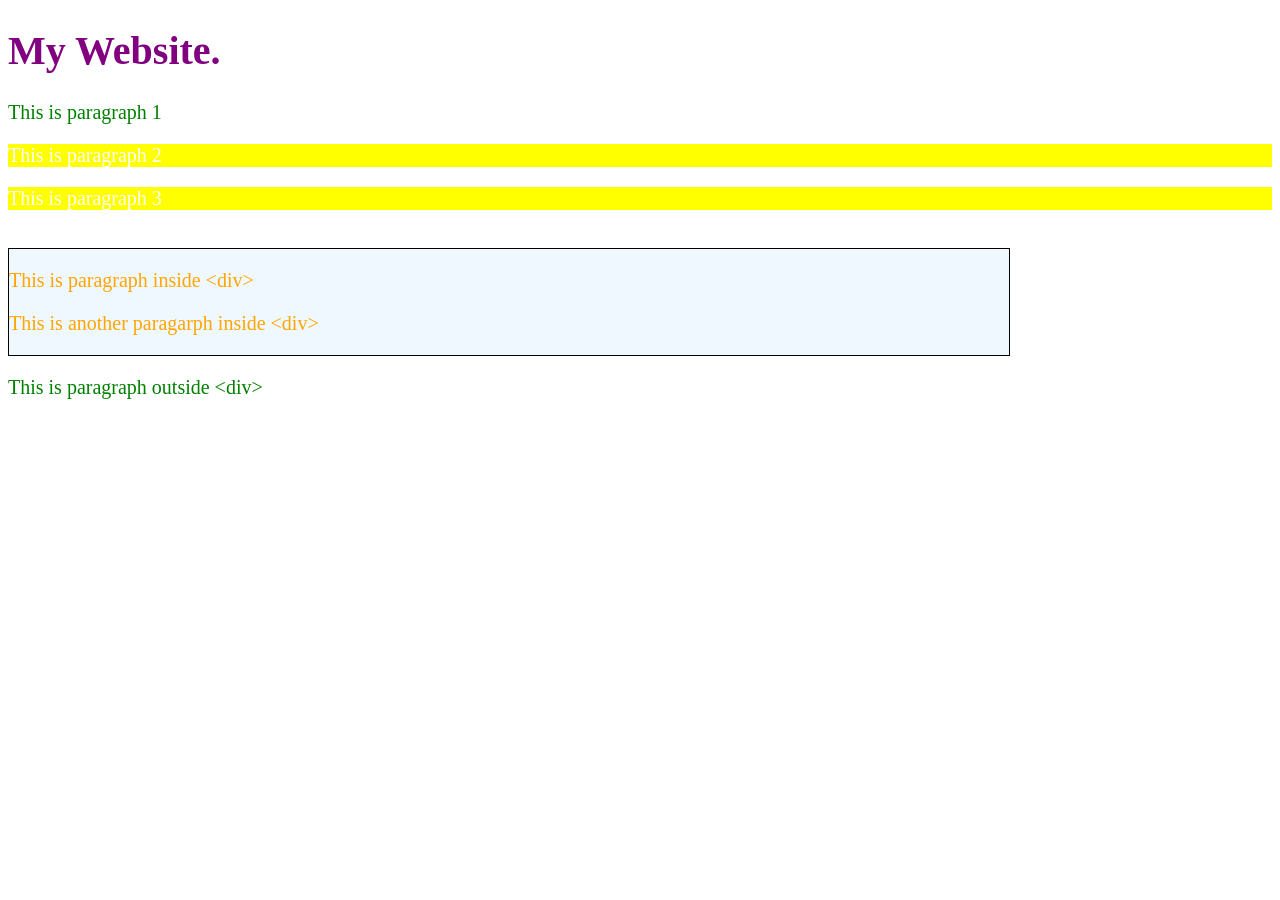
<file: CSS Selectors/CSS Selectors Practice/index.html>
<!DOCTYPE html>
<html lang="en">
<head>
    <meta charset="UTF-8">
    <meta name="viewport" content="width=device-width, initial-scale=1.0">
    <title>Practice Document</title>

    <style>
        h1 {
            color: red;
        }
        p{
            color: green;
            font-size: 20px;
        }

        .highlight{
            background-color: yellow;
            color: white;
        }

        #mainTitle{
            color: purple;
            font-size: 40px;
        }

        /* i added this to style the div */
        div{
            background-color: aliceblue;
            border: 1px solid;
            width: 1000px;
            height: auto;
        }
        div p{
            color: orange;
        }
    </style>
</head>
<body>
    <h1 id="mainTitle">My Website.</h1>


    <p>This is paragraph 1</p>

    <p class="highlight">This is paragraph 2</p>

    <p class="highlight">This is paragraph 3</p>

    <br>

    <div>
        <p>This is paragraph inside &lt;div&gt;</p>
        <p>This is another paragarph inside &lt;div&gt;</p>
    </div>

    <p>This is paragraph outside &lt;div&gt;</p>
</body>
</html>
</file>
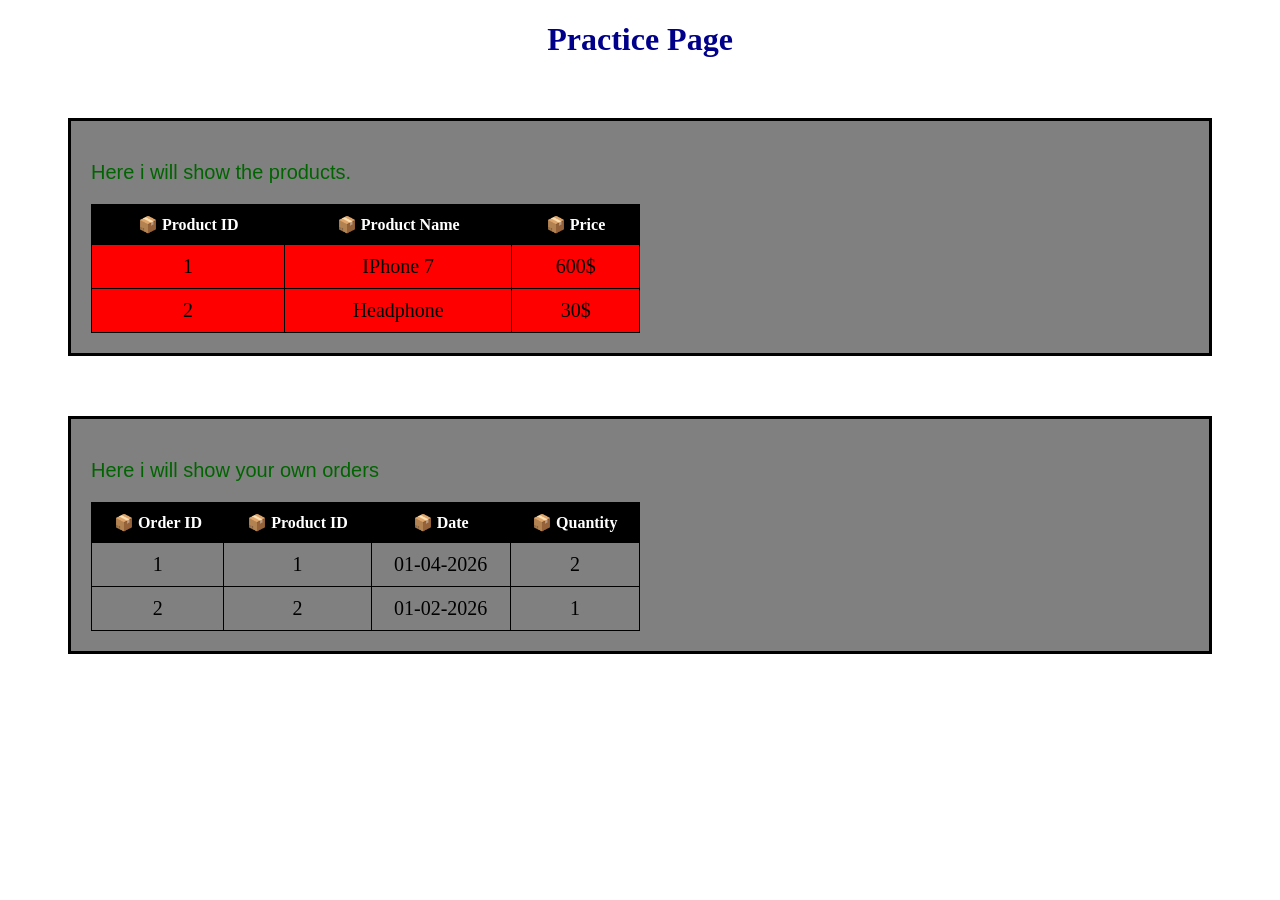
<file: CSS Selectors/Mini Selectors Project/index.html>
<!DOCTYPE html>
<html lang="en">
<head>
    <meta charset="UTF-8">
    <meta name="viewport" content="width=device-width, initial-scale=1.0">
    <title>Products Manager</title>

    <style>
        /* =====================================
           1️⃣ العنوان الرئيسي للصفحة
           نستخدم ID لأن غالبًا يوجد عنوان واحد فقط في الصفحة
           لذلك #main-header قوي ودقيق
        ====================================== */
        #main-header{
            color: darkblue; /* لجعل النص بارز وواضح */
            text-align: center; /* تمركز العنوان في منتصف الصفحة */
        }

        /* =====================================
           2️⃣ الكروت (Div Card) حول كل محتوى
           نستخدم class لأن الكروت تتكرر
           وهذا يسمح لنا بإعادة استخدام التصميم
        ====================================== */
        .card{
            border: 3px solid; /* لإظهار حدود حول الكرت */
            background-color: gray; /* خلفية لتوضيح الكرت */
            padding: 20px; /* مساحة داخلية بين النص وحدود الكرت */
            margin: 60px; /* مسافة خارجية بين الكرت وبقية العناصر */
        }

        /* =====================================
           3️⃣ استهداف الفقرات داخل الكروت فقط
           هذا مثال على descendant selector
           أي أي فقرة موجودة داخل .card
        ====================================== */
        .card p{
            font-size: 20px; /* تكبير النص لتسهيل القراءة */
            font-family:'Segoe UI', Tahoma, Geneva, Verdana, sans-serif; /* خط مريح للقراءة */
            color: darkgreen; /* تمييز النص داخل الكرت فقط */
        }

        /* =====================================
           4️⃣ الجداول
           نستخدم class لأن قد يكون لدينا أكثر من جدول
        ====================================== */
        .tables{
            border: 1px solid; /* حدود الجدول */
            border-collapse: collapse; /* دمج حدود الخلايا مع حدود الجدول */
            width: 50%; /* الجدول يمتد بعرض الكرت */
        }

        /* =====================================
           5️⃣ رؤوس الجدول
           نستخدم العنصر th مباشرة بدون class
           تعلمنا أن element selector قوي وسهل للتدريب
        ====================================== */
        th{
            background-color: black; /* خلفية داكنة لرؤوس الأعمدة */
            color: white; /* النص أبيض لسهولة القراءة على الخلفية السوداء */
            padding: 10px; /* مساحة حول النص داخل th */
        }

        /* =====================================
           6️⃣ خلايا البيانات td
           نستخدم element selector مباشر
        ====================================== */
        td{
            border: 1px solid;
            padding: 10px; /* مساحة داخلية لتفادي الالتصاق */
            text-align: center; /* تمركز النص داخل الخلية */

            font-size: 20px;
        }

        /* =====================================
           7️⃣ تلوين الجدول الأول فقط
           استخدمنا pseudo-class :first-of-type
           لتطبيق اللون على أول كرت فقط (div:first-of-type)
           ثم اخترنا الجدول داخله
        ====================================== */
        .card:first-of-type table{
            background-color: red; /* خلفية فاتحة للجدول الأول */
        }

        /* =====================================
           8️⃣ عند مرور الماوس على الصف
           نستخدم pseudo-class :hover على tr
           لتوضيح الصف عند المرور عليه
        ====================================== */
        tbody tr:hover{
            background-color: lightgray; /* تمييز الصف */
        }

        /* =====================================
           9️⃣ إضافة رمز قبل كل رأس
           نستخدم pseudo-element ::before
           لتضيف أيقونة قبل النص داخل th
        ====================================== */
        th::before{
            content: "📦 "; /* الرمز الذي يظهر قبل كل رأس */
        }
    </style>
</head>
<body>
    <h1 id="main-header">Practice Page</h1>

    <div class="card">
        <p>Here i will show the products.</p>

        <table class="tables">
            <thead>
                <tr>
                    <th>Product ID</th>
                    <th>Product Name</th>
                    <th>Price</th>
                </tr>

                
            </thead>

            <tbody>
               <tr>
                 <td>1</td>
                <td>IPhone 7</td>
                <td>600$</td>
               </tr>

               <tr>
                <td>2</td>
                <td>Headphone</td>
                <td>30$</td>
               </tr>
            </tbody>
        </table>
    </div>

    <div class="card">
        <p>Here i will show your own orders</p>

        <table class="tables">
            <thead>
                <tr>
                    <th>Order ID</th>
                    <th>Product ID</th>
                    <th>Date</th>
                    <th>Quantity</th>
                </tr>
            </thead>

            <tbody>
                <tr>
                    <td>1</td>
                    <td>1</td>
                    <td>01-04-2026</td>
                    <td>2</td>
                </tr>

                <tr>
                    <td>2</td>
                    <td>2</td>
                    <td>01-02-2026</td>
                    <td>1</td>
                </tr>
            </tbody>
        </table>
    </div>
</body>
</html>
</file>
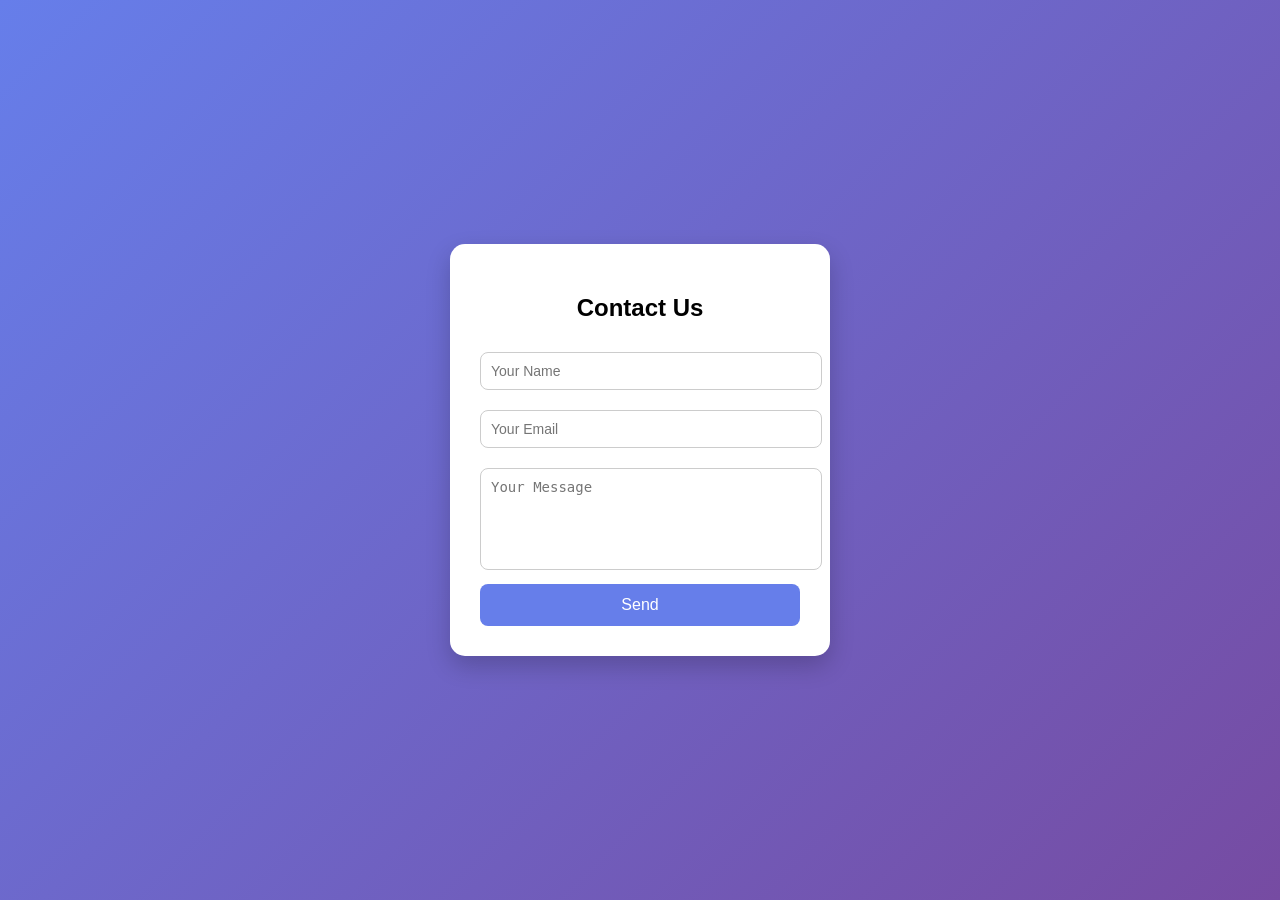
<file: CSS Selectors/Multiple Selectors/index.html>
<!DOCTYPE html>
<html lang="en">
<head>
<meta charset="UTF-8">
<meta name="viewport" content="width=device-width, initial-scale=1.0">
<title>Simple Animated Form</title>

<style>
    body {
        margin: 0;
        font-family: Arial, sans-serif;
        background: linear-gradient(135deg, #667eea, #764ba2);
        height: 100vh;
        display: flex;
        justify-content: center;
        align-items: center;
    }

    .container {
        background: white;
        padding: 30px;
        border-radius: 15px;
        width: 320px;
        box-shadow: 0 10px 25px rgba(0,0,0,0.2);
        animation: fadeIn 1s ease-in-out;
    }

    h2 {
        text-align: center;
        margin-bottom: 20px;
    }

    input, textarea {
        width: 100%;
        padding: 10px;
        margin: 10px 0;
        border: 1px solid #ccc;
        border-radius: 8px;
        transition: 0.3s;
        font-size: 14px;
    }

    input:focus, textarea:focus {
        border-color: #667eea;
        outline: none;
        box-shadow: 0 0 5px rgba(102,126,234,0.5);
    }

    textarea {
        resize: none;
        height: 80px;
    }

    button {
        width: 100%;
        padding: 12px;
        border: none;
        background: #667eea;
        color: white;
        border-radius: 8px;
        cursor: pointer;
        font-size: 16px;
        transition: 0.3s;
    }

    button:hover {
        background: #5a67d8;
        transform: scale(1.05);
    }

    @keyframes fadeIn {
        from {
            opacity: 0;
            transform: translateY(30px);
        }
        to {
            opacity: 1;
            transform: translateY(0);
        }
    }
</style>
</head>

<body>
    

<div class="container">
    <h2>Contact Us</h2>
    <form>
        <input type="text" placeholder="Your Name" required>
        <input type="email" placeholder="Your Email" required>
        <textarea placeholder="Your Message"></textarea>
        <button type="submit">Send</button>
    </form>
</div>

</body>
</html>
</file>
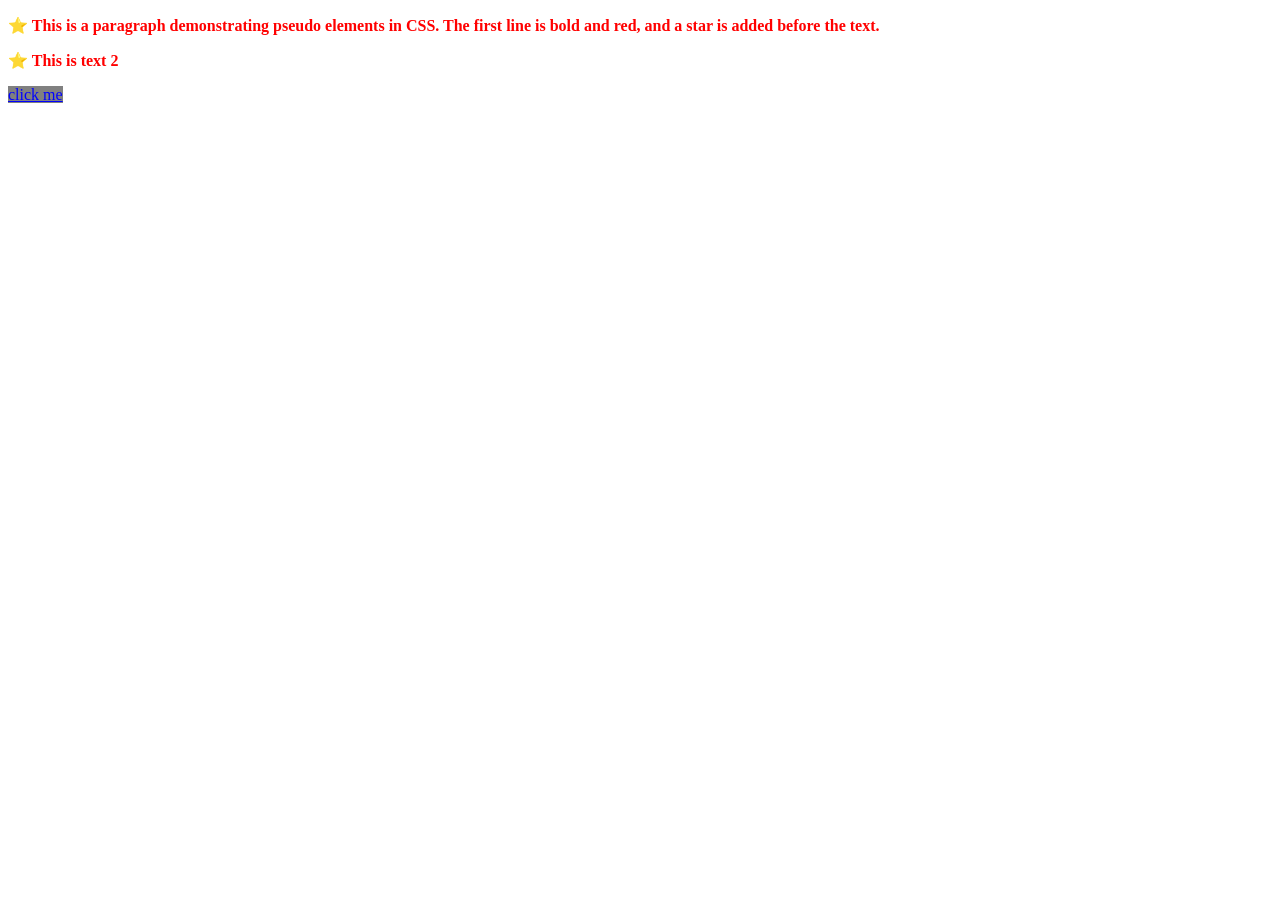
<file: CSS Selectors/Pseudo Elements/index.html>
<!DOCTYPE html>
<html lang="en">
<head>
    <meta charset="UTF-8">
    <meta name="viewport" content="width=device-width, initial-scale=1.0">
    <title>Pseudo Elements Example</title>

    <style>
        /* تغيير أول سطر */
        p::first-line {
            font-weight: bold;
            color: red;
        }

        a{
            background-color: gray;
            color: white;
        }
        a:hover{
            background-color: red;
           
        }

        /* إضافة نجمة قبل الفقرة */
        p::before {
            content: "⭐ "; /* نجمة مع مسافة */
        }
    </style>
</head>
<body>
    <p>This is a paragraph demonstrating pseudo elements in CSS. The first line is bold and red, and a star is added before the text.</p>

    <p>This is text 2</p>

    <a style="color: blue;" href="#">click me</a>
</body>
</html>
</file>
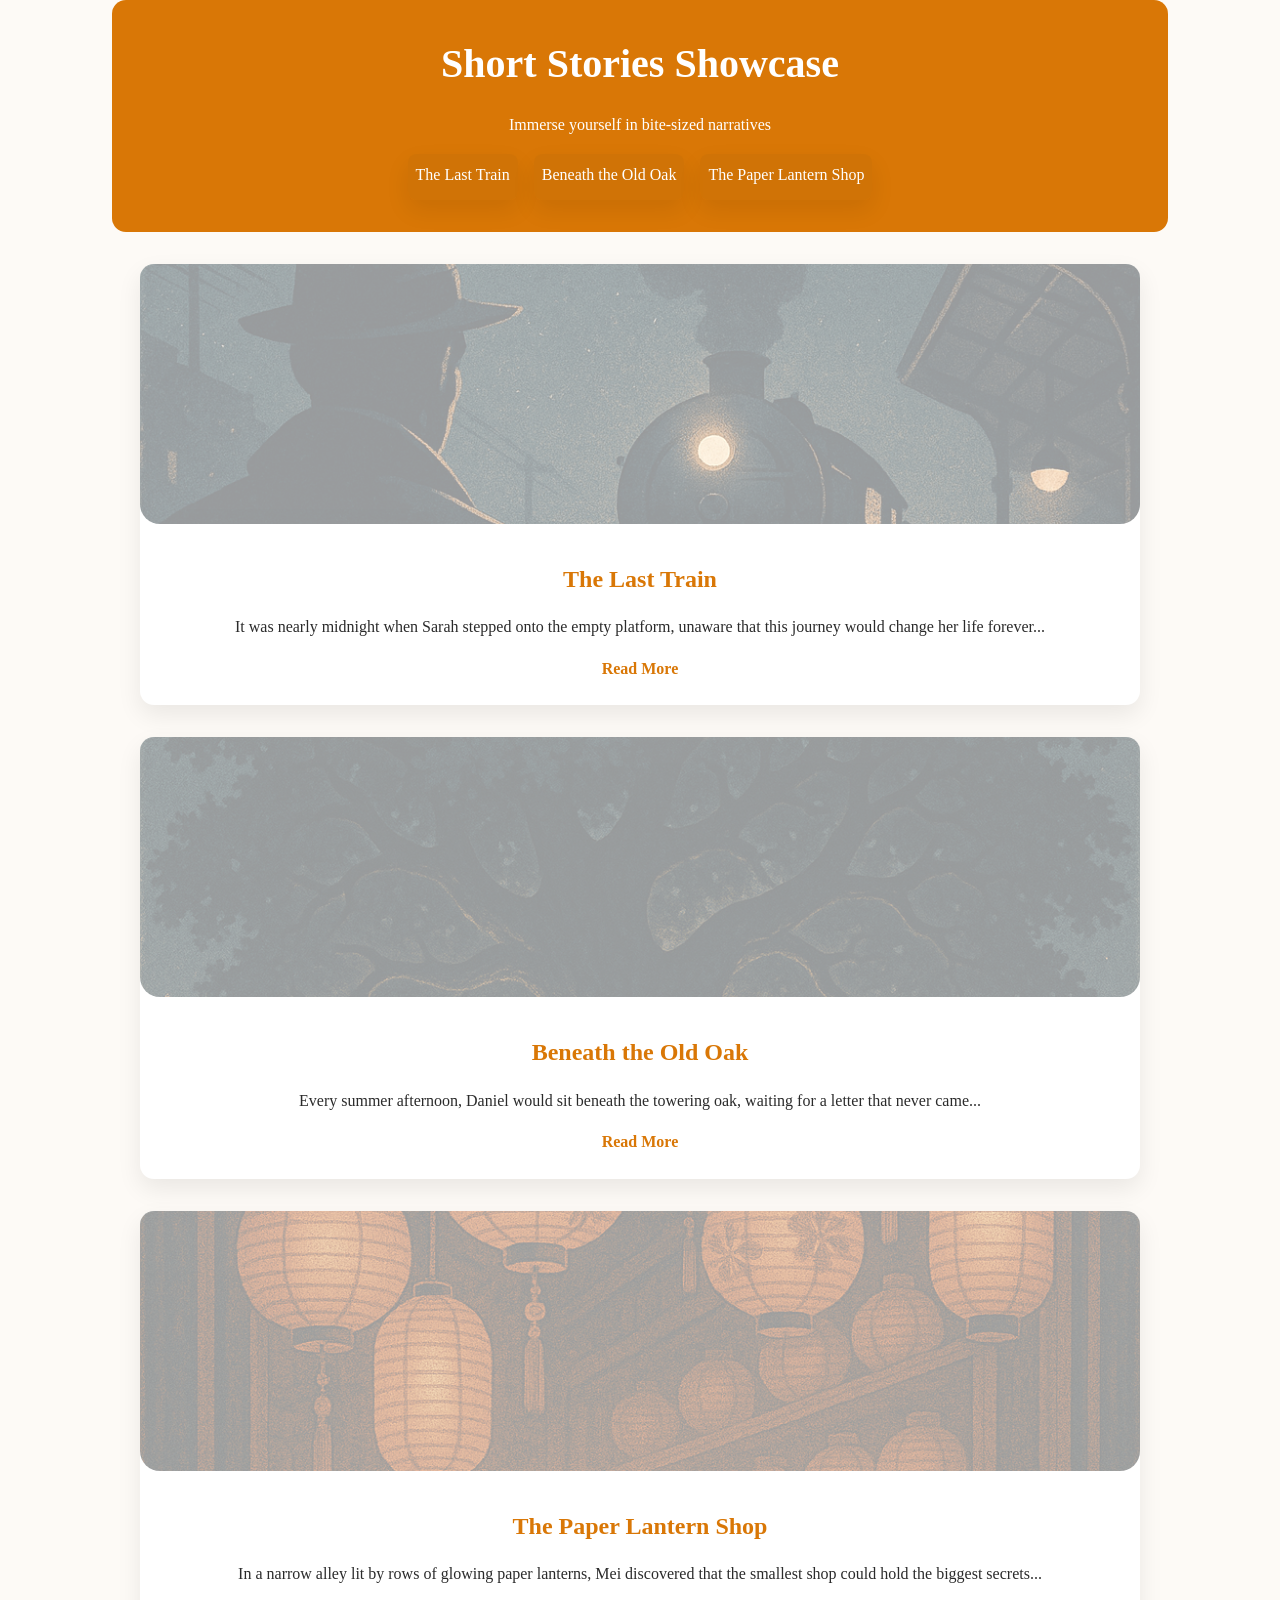
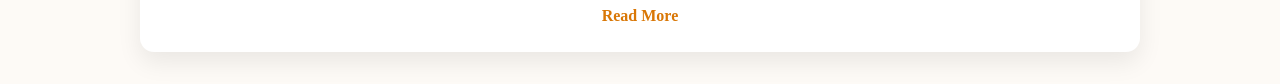
<file: Short Stories - Layout 1/Project 6 - Short Stories - Layout 1.html>
<!DOCTYPE html> 
<html lang="en">
<head>
  <meta charset="UTF-8" />
  <meta name="viewport" content="width=device-width, initial-scale=1.0" />
  <title>Short Stories Showcase</title>

  <style>
    /* ──────────────── Code Overview ────────────────
       🎯 Purpose: Present short stories as elegant cards with image, teaser, and a full-story modal.
       🏗️ Layout: Centered grid of “story-card” items; each opens a native <dialog> with the full text.
       🎨 Theming: CSS variables (light by default) + automatic dark mode via prefers-color-scheme.
       🧭 Components:
           • .story-card      → Card shell (image, title, excerpt, “Read More” link)
           • dialog           → Native modal for full story (image + rich text)
           • .close-btn       → Inside dialog to close it
       ⚡ Interactivity: Minimal inline JS on links/buttons to open/close dialogs (showModal()/close()).
       ♿ Accessibility: Descriptive alt text; dialogs labeled via aria-labelledby; large tap targets.
       🖨️ Print: Dialog content becomes inline for clean paper/PDF export; decorative UI hidden.
       ─────────────────────────────────────────────── */

    /* ================================================================
       🎨 THEME TOKENS (light by default)
       Describe each variable so students learn how to theme quickly.
    ================================================================ */
    :root {
      --bg: #fdfaf6;                 /* Page background */
      --text: #2b2b2b;               /* Primary text color */
      --accent: #d97706;             /* Brand/accent (buttons, headings, links) */
      --card-bg: #ffffff;            /* Card & dialog surface color */
      --radius: 14px;                /* Global corner rounding */
      --radius-2: 8px; 
      --shadow: 0 10px 25px rgba(0, 0, 0, 0.08); /* Soft elevation */
      --maxw: 1000px;                /* Content max width for readable lines */
    }

    /* Auto-dark theme (no manual toggle) */
    @media (prefers-color-scheme: dark) {
      :root {
        --bg: #1a1a1a;               /* Dark page background */
        --text: #f5f5f5;             /* Light text on dark bg */
        --accent: #fbbf24;           /* Warmer accent in dark mode */
        --card-bg: #262626;          /* Dark surface */
      }
    }

    /* ================================================================
       🧱 BASE ELEMENTS
    ================================================================ */
    body {
      font-family: 'Georgia', serif; /* Literary feel */
      background: var(--bg);
      color: var(--text);
      margin: 0;
      line-height: 1.6;
    }

    /* ================= Header (title + inline nav) ================= */
    header {
      width: 80%;
      /* height: 50px; */
      margin: 0 auto;
      border-radius: var(--radius);
      text-align: center;
      padding: 2rem 1rem;
      background: var(--accent);
      /* background-color: #faedcd; */
      color: white;
      overflow: hidden;
     animation: slideDown .8s ease-out;
    }
    @keyframes slideDown{
      from{
        opacity: 0;
        transform: translateY(-40px);
      }

      to{
        opacity: 1;
        transform: translateY(0);
      }
    }
    header h1 {
      margin: 0;
      font-size: 2.5rem;
    }

    /* The nav links open dialogs via inline JS (showModal) */
    nav {
      margin-top: 1rem;
      display: flex; flex-direction: row;flex-wrap: wrap;
      align-content: center;
      justify-content: center;
    }
    nav a {
      color: white;
      margin: 0 0.5rem;
      text-decoration: underline; /* distinguish as links on solid bg */
    }

    /* ===================== Main grid (cards) ======================= */
    main {
      max-width: var(--maxw);
      margin: auto;
      padding: 2rem 1rem;
      display: grid;
      gap: 2rem; /* uniform spacing between cards */
    }

    /* ======================= Story Card UI ========================= */
    .story-card {
      background: var(--card-bg);
      border-radius: var(--radius);
      box-shadow: var(--shadow);
      overflow: hidden; /* clip rounded corners for image */
      transition: transform 0.3s ease, box-shadow 0.3s ease; /* subtle hover lift */
      text-align: center;
    }
  .story-card:hover {
      transform: translateY(-8px);
      box-shadow: 0 15px 30px rgba(0, 0, 0, 0.15);
    }
    .story-card:hover .story-thumb {
      opacity: 1;
      transform: scale(1.05);
    }
  
    .story-thumb {
      width: 100%;
      height: 260px;
      opacity: .4;
      border-bottom-left-radius: 20px;
      border-bottom-right-radius: 20px;
      object-fit: cover; /* ensure neat crop */
      display: block;
      transition: opacity .4s ease, transform .6s ease;
    }
    .story-content {
      padding: 1.5rem;
    }

    .story-title {
      font-size: 1.5rem;
      margin-top: 0.75rem;
      margin-bottom: 0.5rem;
      color: var(--accent);
    }

    .story-excerpt {
      margin-bottom: 1rem;
    }

    .read-more {
      color: var(--accent);
      font-weight: bold;
      text-decoration: none;
      border-bottom: 2px solid transparent; /* animated underline on hover */
      transition: border-color 0.3s;
    }
    .read-more:hover {
      border-color: var(--accent);
    }

    /* ================================================================
       🪟 Dialogs: native <dialog> with custom look
       - Opened with showModal() (links above)
       - Closed with .close-btn (button inside)
    ================================================================ */
    dialog {
      width: 90%;
      max-width: 700px;
      border: none;
      border-radius: var(--radius);
      box-shadow: var(--shadow);
      background: var(--card-bg);
      color: var(--text);
      padding: 2rem;
      text-align: left;        /* keep story prose rag-left */
      position: relative;      /* anchor absolute close button */
    }

    /* Large cover image for the story */
    dialog img {
      width: 400px;            /* preferred width on wide screens */
      max-width: 100%;         /* responsive fallback */
      height: auto;            /* keep aspect */
      display: block;
      margin: 0 auto 1rem;     /* center image, add bottom space */
      border-radius: var(--radius);
    }

    dialog h2 {
      margin: 0.25rem 0 0.75rem; /* compact, readable spacing */
      line-height: 1.3;
    }

    dialog p {
      margin: 0 0 1rem;        /* consistent rhythm for paragraphs */
    }

    /* Dimmed page background when dialog is open */
    dialog::backdrop {
      background: rgba(0, 0, 0, 0.5);
    }

    /* Close “X” button in the top-right corner of the dialog */
    .close-btn {
      background: none;
      border: none;
      font-size: 1.2rem;
      color: var(--accent);
      cursor: pointer;
      position: absolute;
      right: 1rem;
      top: 1rem;
    }

  /* ──────────────── Code Overview ────────────────
   🎯 Purpose: When a dialog is OPEN, print ONLY that dialog (no others, no page).
   🏗️ Approach: Use :has(dialog[open]) to hide all siblings; flatten the open dialog.
   🧩 Extras: Remove scrollbars/clipping; hide interactive UI; nicer pagination.
   ⚠️ Note: Requires modern :has() support (Chromium 105+, Safari 15.4+, Firefox 121+).
   ─────────────────────────────────────────────── */

    @media (max-width:595px){
    nav{
      flex-direction: column; gap: 1rem;
    }
   }

  @media print {
    @page { margin: 16mm; }
    * { -webkit-print-color-adjust: exact; print-color-adjust: exact; }

    html, body { height: auto !important; overflow: visible !important; }

    /* Print only the OPEN dialog: hide everything else on the page */
    body:has(dialog[open]) > :not(dialog[open]) { display: none !important; }

    /* If multiple dialogs exist, hide any that aren't open */
    dialog:not([open]) { display: none !important; }

    /* Flatten the OPEN dialog for print (no scrollbars/clipping) */
    dialog[open] {
      display: block !important;
      position: static !important;
      inset: auto !important;
      transform: none !important;
      width: auto !important;
      max-width: none !important;
      height: auto !important;
      max-height: none !important;
      overflow: visible !important;
      box-shadow: none !important;
      padding: 0 !important;
      background: var(--card-bg) !important;
    }
    dialog[open]::backdrop { display: none !important; }

    /* Hide interactive-only UI in print */
    .close-btn,
    .read-more,
    nav { display: none !important; }

    /* Nicer pagination */
    h1, h2, img { break-inside: avoid; page-break-inside: avoid; }
    p, li { orphans: 3; widows: 3; }

    /* Avoid image cropping in print */
    .story-thumb { height: auto !important; }

    /* Hide printed scrollbars (where applicable) */
    * { scrollbar-width: none !important; }
    *::-webkit-scrollbar { display: none !important; }
  }
   .btn-link{
    display: inline-block;
    width: auto;
    
    height: 30px;
    background: color-mix(in srgb,var( --accent) 50%,#b4680b 20%);
    color: color-mix(in srgb, #ffffff 80%, #fffefe 30%);
    border-radius: var(--radius-2);
    padding: .5rem;
    text-decoration: none;
    box-shadow: var(--shadow);
    transition: transform .3s ease;
    text-align: center;
    position: relative;
  }
  .btn-link:hover{
    transform: translateY(-5px);
  }
  .btn-link::after{
    position: absolute;
    content: "";
     left: 0;
    bottom: -2px;

    width: 0;
    height: 2px;

    background: currentColor;

    transition: width .3s ease;
  }
  .btn-link:hover::after{
    width: 100%;
  }
  </style>
</head>

<body>
  <!-- ============================== HEADER ============================== -->
  <header>
    <h1>Short Stories Showcase</h1>
    <p>Immerse yourself in bite-sized narratives</p>

    <!-- Inline links that open dialogs (tiny inline JS; no external scripts) -->
    <nav>
      <a class="btn-link" href="#" onclick="document.getElementById('story1').showModal(); return false;">The Last Train</a>
      <a class="btn-link" href="#" onclick="document.getElementById('story2').showModal(); return false;">Beneath the Old Oak</a>
      <a class="btn-link" href="#" onclick="document.getElementById('story3').showModal(); return false;">The Paper Lantern Shop</a>
    </nav>
  </header>

  <!-- =============================== GRID =============================== -->
  <main>
    <!-- Card 1 -->
    <article class="story-card">
      <img src="images/TheLastTrain.png" alt="The Last Train" class="story-thumb">
      <div class="story-content">
        <h2 class="story-title">The Last Train</h2>
        <p class="story-excerpt">
          It was nearly midnight when Sarah stepped onto the empty platform, unaware that this
          journey would change her life forever...
        </p>
        <a href="#" class="read-more"
           onclick="document.getElementById('story1').showModal(); return false;">Read More</a>
      </div>
    </article>

    <!-- Card 2 -->
    <article class="story-card">
      <img src="images/BeneathTheOldOak.png" alt="Beneath the Old Oak" class="story-thumb">
      <div class="story-content">
        <h2 class="story-title">Beneath the Old Oak</h2>
        <p class="story-excerpt">
          Every summer afternoon, Daniel would sit beneath the towering oak, waiting for a letter
          that never came...
        </p>
        <a href="#" class="read-more"
           onclick="document.getElementById('story2').showModal(); return false;">Read More</a>
      </div>
    </article>

    <!-- Card 3 -->
    <article class="story-card">
      <img src="images/ThePaperLanternShop.png" alt="The Paper Lantern Shop" class="story-thumb">
      <div class="story-content">
        <h2 class="story-title">The Paper Lantern Shop</h2>
        <p class="story-excerpt">
          In a narrow alley lit by rows of glowing paper lanterns, Mei discovered that the
          smallest shop could hold the biggest secrets...
        </p>
        <a href="#" class="read-more"
           onclick="document.getElementById('story3').showModal(); return false;">Read More</a>
      </div>
    </article>
  </main>

  <!-- ============================== DIALOGS ============================== -->
  <!-- Dialog 1: Full story (labeled for accessibility) -->
  <dialog id="story1" aria-labelledby="story1-title">
    <button class="close-btn" onclick="this.parentElement.close()" aria-label="Close story">✕</button>
    <img src="images/TheLastTrain.png" alt="The Last Train full">
    <h2 id="story1-title">The Last Train</h2>
    <!-- Prose content -->
    <p><em>Just before midnight, Sarah stepped onto the wind-polished platform of a town that looked like a memory—paint
        peeling, clocks stubborn, and every bench holding the shape of someone who had already left.</em></p>
    <p>The conductor stood under the yellow cone of a lamp, hands folded behind his back like a patient question. “Last
      train,” he said, not unkindly. Steam stitched the cold between them. Sarah nodded and tightened her grip on a
      small canvas bag that carried less than she owned and more than she could explain.</p>
    <p>Her phone had died an hour earlier, somewhere between the final argument and the dark road that led to the
      station. There would be messages by now, apologies shaped like command. She could almost hear them in the hollow
      of the night. She looked down the track—two parallel convictions vanishing into a possibility.</p>
    <p>“Where to?” the conductor asked. His badge said M. Ilyas. His eyes said he had watched a thousand departures and
      never learned to be careless with them.</p>
    <p>“I don’t know yet,” Sarah said. The answer surprised her by being true.</p>
    <p>Ilyas considered this as though consulting a timetable in his head. “We stop at Brookline, Ferris, and Harbor.
      Harbor is the end.”</p>
    <p>“What’s at Harbor?”</p>
    <p>“An ocean,” he said. “And whatever lives beside one.”</p>
    <p>The train exhaled. Sarah bought a ticket whose destination felt like a hand she hadn’t shaken. In the carriage,
      the lights hummed softly, and the upholstery smelled of oranges and old rain. Opposite her, a boy slept with a
      book tented over his chest. A woman across the aisle unraveled a scarf of impossible blue.</p>
    <p>At Brookline, a man climbed aboard with a box that clicked faintly. “Beetles,” he told Ilyas, delighted by the
      way the word fit in his mouth. “A museum loan.” He sat beside Sarah and, sensing her worry, started speaking of
      carapaces and the patience of tiny lives. When he fell silent, the clicking went on, a metronome for courage.</p>
    <p>Ferris arrived like a held breath. Sarah nearly stood—habit tugging at her sleeve. Ferris was the kind of town
      that knew her last name and the shape of her mother’s disappointment. The platform lamps wrote soft circles on the
      snow. No one got off. No one got on. The doors closed with the mercy of a gentle refusal.</p>
    <p>“You passed it,” the beetle man said, not looking at her. “Sometimes that’s the only way forward.”</p>
    <p>Past midnight, sleep took passengers one by one. Sarah watched herself in the window: a ghost trying on a body.
      She remembered learning to swim as a child, the way the ocean lifted her when she finally stopped fighting for the
      bottom. Harbor was still an hour away when she made her decision. It wasn’t a plan; it was the absence of a
      promise she no longer owed.</p>
    <p>Harbor opened like a letter. The station smelled of salt and coffee. Vendors poured dawn into paper cups. The
      ocean didn’t roar; it breathed. Sarah stepped outside. Wind untied her hair. Somewhere gulls negotiated a truce.
      She found a bench that had not yet learned anyone’s shape and sat until the sky considered blue.</p>
    <p>Ilyas appeared with two cups. “Your stop,” he said, offering one. “Or your start.” He nodded toward the pier
      where a hand-painted sign advertised Rooms by the Week.</p>
    <p>“Thank you,” Sarah said, and surprised herself again by meaning it for more than the coffee. She tore the ticket
      in half. The pieces didn’t float like in movies; they fell like small decisions.</p>
    <p>By noon she had a room with a window the size of a choice. That night, the ocean kept time on the sill, and Sarah
      slept without the train inside her. In the morning she walked to the water and let it take the argument she
      couldn’t finish, the apology she didn’t owe, and the fear that her life would be a circle. The tide returned with
      her name spelled wrong and she laughed, and the gulls looked personally offended.</p>
    <p>Weeks later, on a bus that smelled of pine cleaner, Sarah saw the beetle man again. He held the now-silent box.
      “They’re home,” he said. “Sometimes that’s the only way forward.”</p>
    <p>“Sometimes,” Sarah agreed. Behind the glass, Harbor kept breathing. The last train had turned into the first
      morning without a timetable, and for once, she was not late for her life.</p>
  </dialog>

  <!-- Dialog 2 -->
  <dialog id="story2" aria-labelledby="story2-title">
    <button class="close-btn" onclick="this.parentElement.close()" aria-label="Close story">✕</button>
    <img src="images/BeneathTheOldOak.png" alt="Beneath the Old Oak full">
    <h2 id="story2-title">Beneath the Old Oak</h2>
    <!-- Prose content -->
    <p><em>Every summer, Daniel measured time by the shade of the oak. By noon the light sat on the ruined porch like a
        sleeping cat, and the letters he waited for never arrived.</em></p>
    <p>His grandmother had told him the tree was older than the house and kinder than most people. It held the hill
      together, she said, and sometimes it held people, too. When she died, the house learned how to echo, and Daniel
      learned that a mailbox can be loyal to emptiness.</p>
    <p>He kept writing anyway—small notes to a father who moved like weather, to a mother who loved him in present tense
      and panic, to a girl who had left with the first thaw. He folded each page into the same envelope and addressed it
      to a version of himself that lived on the other side of courage. He never mailed them. He hid them in a shoebox
      under the bed, which is to say he planted them in a room and hoped for rain.</p>
    <p>One afternoon, while the heat argued with the cicadas, he noticed a seam in the dirt where the roots rose like
      old knuckles. The ground had been disturbed. He brought a trowel and a glass jar and the kind of patience that
      belongs to people who talk to trees. A few inches down he hit metal—the lid of a biscuit tin, red once, now the
      color of remembering.</p>
    <p>Inside were letters, brittle as moth wings, tied with blue thread. The top one was addressed to <em>Whoever waits
        here</em>. The handwriting was neat and stubborn. He read on the porch while the shade slowly crossed his knees.
    </p>
    <p>They were love letters, of a sort, written by a woman named Salma to a man who had left for a war and sent back
      more silence than news. She dated each one and folded a pressed leaf inside, a record of seasons that kept the
      time he couldn’t. The last letter said: <em>If you come back and I am gone, know that I decided to stay
        anyway.</em></p>
    <p>Daniel felt something unclench in the house. He made tea. He wrote back—not to Salma, who required no reply, and
      not to the man, who had already chosen his distance, but to <em>Whoever waits here</em>. He wrote about the way
      the light moves on the porch and how an oak can be a calendar if you’re patient. He wrote about the mailbox, which
      was not the enemy after all, only a witness. He folded the letter around a leaf, tied it with thread stolen from
      the hem of a memory, and placed it in the tin.</p>
    <p>He put the tin back, deeper this time. He patted the earth as if tucking in a child. When he stood, the shade had
      reached the steps. The mailbox waited at the end of the drive, exactly as faithful as before. Daniel walked to it
      and opened the door. It was empty, which is another way of saying it was ready.</p>
    <p>That evening, the wind came up from the river and said a few kind things to the leaves. Daniel sat beneath the
      oak and read one of his old notes aloud. It sounded less like begging and more like weather—passing, necessary,
      unashamed. He did not stop waiting; he changed what he was waiting for. Sometimes the letters come, he would tell
      people later. Sometimes the tree answers instead. Both are good news.</p>
  </dialog>

  <!-- Dialog 3 -->
  <dialog id="story3" aria-labelledby="story3-title">
    <button class="close-btn" onclick="this.parentElement.close()" aria-label="Close story">✕</button>
    <img src="images/ThePaperLanternShop.png" alt="The Paper Lantern Shop full">
    <h2 id="story3-title">The Paper Lantern Shop</h2>
    <!-- Prose content -->
    <p><em>The storm broke over the old market like a confession, sending tourists under awnings and merchants into
        laughter. Only one doorway stayed bright—the lantern shop with moons and cranes hung in its window.</em></p>
    <p>Leila slipped inside, rain in her sleeves, and the bell announced her with the polite enthusiasm of brass. The
      shop smelled of starch and ink and the quiet electricity of things made by hand. Lanterns in soft oranges and
      complicated blues drifted from the ceiling like patient planets. In the corner stood an old man on a stool, tying
      a filament to a wire frame with impossible fingers.</p>
    <p>“If you’re waiting for the rain to ask permission, you’ll be here until spring,” he said without turning. His
      voice had the grain of an old song.</p>
    <p>“I’m hiding,” Leila confessed. “From a wedding.”</p>
    <p>“A good one?”</p>
    <p>“Probably,” she said. “Just not mine.”</p>
    <p>The old man climbed down. He wore an apron tattooed with the history of glue. “People come here to buy light,” he
      said, “but sometimes they just need a room where nobody is looking at them.” He set the lantern on the counter.
      “You can help me, if you like.”</p>
    <p>Leila took the offered seat and learned quickly, because her hands had been waiting to remember something. The
      frames were bamboo—bent and stubborn, like good advice. The paper was tougher than it looked. You had to wet the
      edges and coax them around the ribs. The old man showed her how to leave a small seam for air, how to press
      without bruising.</p>
    <p>“How many lanterns do you sell?” she asked.</p>
    <p>“Enough to keep the lights on,” he said, amused at the accuracy. “Not enough to stop making them.”</p>
    <p>Outside, thunder practiced its signatures on the sky. Inside, the shop practiced silence. Leila told the old man
      about the wedding—how her cousin had chosen a dress that looked like a promise someone else would have to keep;
      how her mother had chosen a table at the front because that’s where mothers keep their worries; how Leila had
      chosen the door and the rain and the lanterns because she didn’t yet know how to choose herself.</p>
    <p>“When I was your age,” he said, which is what old men are allowed to say if they also offer tea, “I followed a
      woman across a border because she said she was allergic to staying. We were married in a kitchen by a man who
      fixed radios. We lasted long enough to forgive each other for wanting different maps.” He poured tea into cups
      that had once belonged to certainty. “Sometimes light is not a thing you stand under,” he said. “Sometimes it is
      something you carry.”</p>
    <p>A boy came in for a lantern shaped like a carp. The old man chose one with scales drawn by a hand that knew
      rivers. He taught the boy how to hold it so the wire didn’t bite, how to swing it so the carp looked like it
      wanted to be exactly where it was. When the door closed, the shop accepted the quiet again.</p>
    <p>“Show me the one you made,” he told Leila.</p>
    <p>It was not perfect. The seam wandered like a thought. The paper puckered near the top where she had been
      impatient. But when he lit it, the lantern made a small, faithful circle of gold that contained her breath and the
      rain and the idea of a life she hadn’t yet admitted wanting.</p>
    <p>“You can take it,” he said. “It will cost you a story.”</p>
    <p>Leila laughed. “I’m short on good ones.”</p>
    <p>“Then take this: Once there was a woman who thought she needed permission to be happy. One day she found a shop
      where the owner accepted payment in future tense. She owed him the first story she lived on purpose.”</p>
    <p>The rain softened into the kind that forgives umbrellas. Leila stood to leave. “How will you collect?” she asked.
    </p>
    <p>“Trust,” he said, and shrugged, as if he’d been paid in worse currencies.</p>
    <p>Months later, the wedding was a photograph on someone’s wall and Leila had a room with a window that knew how to
      hold morning. The lantern hung above her desk. In the dark it was simply an obedient moon. In the light it was
      paper and bamboo and the evidence of a choice.</p>
    <p>She started walking to the market every Saturday. She learned to sand the bamboo so it wouldn’t snag the paper.
      She learned to paint small cranes that looked like they were deciding where to land. She learned that some days
      the shop sold three lanterns and some days it sold none and both were ordinary and survivable.</p>
    <p>One afternoon a man came in, wet and undecided, with a tie like an apology. “I think I’m hiding,” he said.</p>
    <p>Leila poured tea. “From a wedding?”</p>
    <p>He considered. “From a life I’m good at but not in.” He touched a lantern shaped like a moon and winced when the
      wire surprised him. “How do you hold it without getting hurt?”</p>
    <p>“You change your grip,” she said. “Or you learn where it bites.”</p>
    <p>When he left with a small sun in a paper cage, the shop was quiet again. The old man—who was sometimes there and
      sometimes not, as if shared by other stories—looked at her over his glasses. “You owe me,” he said, and Leila
      realized she had been paying in installments without noticing.</p>
    <p>That night she wrote a story at the desk beneath the lantern. It was about a storm and a market and a room where
      nobody was being watched. It ended with a woman buying her own permission. She brought the pages to the shop the
      next day and set them on the counter.</p>
    <p>“Paid in full,” the old man said, and hung her lantern in the window, where it taught the street a better color
      of light.</p>
    <p>Years later, when the market changed and the rent multiplied like rabbits, people said the shop would close. But
      every time the rumor reached Leila, someone brought a story and left with light. The sign in the window never
      learned the word <em>Final</em>. The bell kept its polite enthusiasm. And if you were caught in a storm that
      wanted to be your excuse, you could still push the door and be announced, and inside there would be paper moons
      and painted cranes, and an old man or the idea of him, and a woman who knew how to hold a wire without getting
      hurt.</p>
  </dialog>
</body>
</html>
</file>
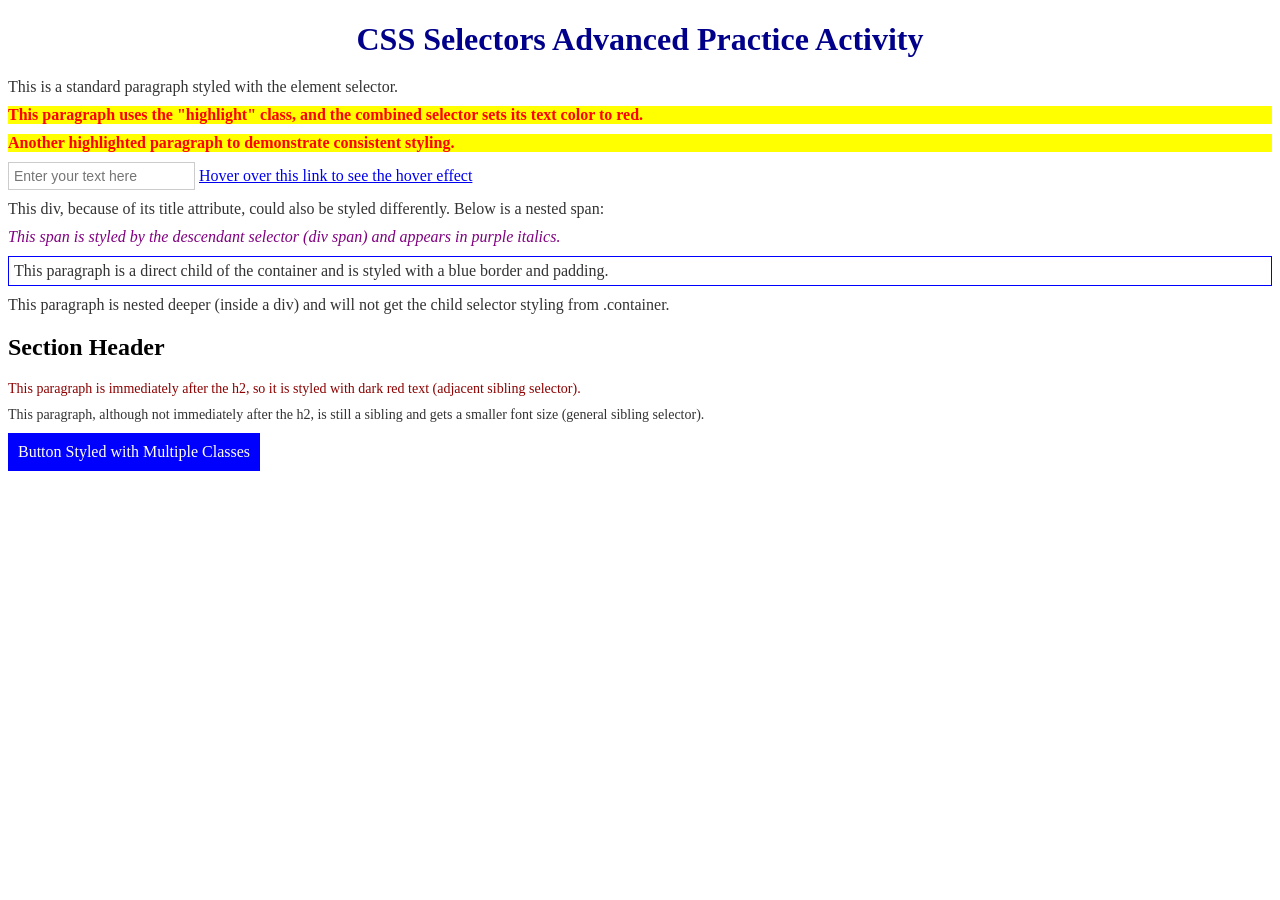
<file: CSS Selectors/Mini Selectors Project/chalenge2.html>
<!DOCTYPE html>
<html lang="en">
<head>
  <meta charset="UTF-8">
  <title>CSS Selectors Advanced Practice Activity</title>
  <style>
    /* Basic Selectors */
    
    /* Element Selector: styles all <p> elements */
    p {
      color: #333;               /* Default text color */
      font-size: 16px;           /* Font size for paragraphs */
      margin: 10px 0;            /* Vertical spacing */
    }
    
    /* ID Selector: uniquely styles the header with id "main-header" */
    #main-header {
      color: darkblue;           /* Dark blue text */
      text-align: center;        /* Centered text */
      font-size: 2em;            /* Larger font size */
      margin-bottom: 20px;       /* Bottom margin */
    }
    
    /* Class Selector: styles elements with class "highlight" */
    .highlight {
      background-color: yellow;  /* Yellow background */
      font-weight: bold;         /* Bold text */
    }
    
    /* Combined Selector: targets <p> elements with class "highlight" */
    p.highlight {
      color: red;                /* Overrides text color to red */
    }
    
    /* Attribute Selector: styles input fields of type text */
    input[type="text"] {
      border: 1px solid #ccc;    /* Light gray border */
      padding: 5px;              /* Padding inside input */
      font-size: 14px;           /* Font size for input text */
    }
    
    /* Pseudo-class: styles links on hover */
    a:hover {
      color: green;              /* Change link color on hover */
      text-decoration: underline;/* Underline link on hover */
    }
    
    /* Advanced Selectors */
    
    /* 1. Descendant Selector: targets every <span> inside a <div> */
    div span {
      color: purple;             /* Purple text for spans within divs */
      font-style: italic;        /* Italic text style */
    }
    
    /* 2. Child Selector: styles <p> elements that are direct children of .container */
    .container > p {
      border: 1px solid blue;    /* Blue border for direct child paragraphs */
      padding: 5px;              /* Padding inside the paragraphs */
    }
    
    /* 3. Adjacent Sibling Selector: styles the <p> element immediately following an <h2> */
    h2 + p {
      color: darkred;            /* Dark red text for the first paragraph after h2 */
    }
    
    /* 4. General Sibling Selector: styles all <p> elements that follow an <h2> in the same parent */
    h2 ~ p {
      font-size: 14px;           /* Smaller font size for paragraphs following h2 */
    }
    
    /* 5. Multiple Class Selector: targets elements with both "btn" and "primary" classes */
    .btn.primary {
      background-color: blue;    /* Blue background */
      color: white;              /* White text */
      padding: 10px;             /* Padding for the button */
      border: none;              /* No border */
      text-align: center;        /* Centered text */
      display: inline-block;     /* Button-like appearance */
    }
  </style>
</head>
<body>
  <!-- ID Selector Example -->
  <h1 id="main-header">CSS Selectors Advanced Practice Activity</h1>
  
  <!-- Element Selector Example -->
  <p>This is a standard paragraph styled with the element selector.</p>
  
  <!-- Class and Combined Selector Example -->
  <p class="highlight">This paragraph uses the "highlight" class, and the combined selector sets its text color to red.</p>
  <p class="highlight">Another highlighted paragraph to demonstrate consistent styling.</p>
  
  <!-- Attribute Selector Example -->
  <input type="text" placeholder="Enter your text here">
  
  <!-- Pseudo-class Example -->
  <a href="https://example.com" target="_blank">Hover over this link to see the hover effect</a>
  
  <!-- Advanced: Descendant Selector Example -->
  <div title="Descendant Demo">
    <p>This div, because of its title attribute, could also be styled differently. Below is a nested span:</p>
    <span>This span is styled by the descendant selector (div span) and appears in purple italics.</span>
  </div>
  
  <!-- Advanced: Child Selector Example -->
  <div class="container">
    <p>This paragraph is a direct child of the container and is styled with a blue border and padding.</p>
    <div>
      <p>This paragraph is nested deeper (inside a div) and will not get the child selector styling from .container.</p>
    </div>
  </div>
  
  <!-- Advanced: Adjacent Sibling and General Sibling Selector Examples -->
  <h2>Section Header</h2>
  <p>This paragraph is immediately after the h2, so it is styled with dark red text (adjacent sibling selector).</p>
  <p>This paragraph, although not immediately after the h2, is still a sibling and gets a smaller font size (general sibling selector).</p>
  
  <!-- Advanced: Multiple Class Selector Example -->
  <div class="btn primary">Button Styled with Multiple Classes</div>
  
  <!--
    Observations:
    - Element Selector: Applies base styles to all paragraphs.
    - ID Selector: Uniquely styles the main header.
    - Class & Combined Selector: Applies specific styling to elements with the "highlight" class.
    - Attribute Selector: Targets input fields based on their type attribute.
    - Pseudo-class: Provides interactivity on link hover.
    - Descendant Selector: Styles all <span> elements inside a <div>.
    - Child Selector: Only styles direct child paragraphs within a container.
    - Adjacent Sibling Selector: Targets the first paragraph immediately following an <h2>.
    - General Sibling Selector: Styles all paragraphs following an <h2> within the same parent.
    - Multiple Class Selector: Applies styling only to elements that possess both specified classes.
    
    Experiment with modifying the CSS rules to observe how each selector affects the elements.
  -->
</body>
</html>
</file>
